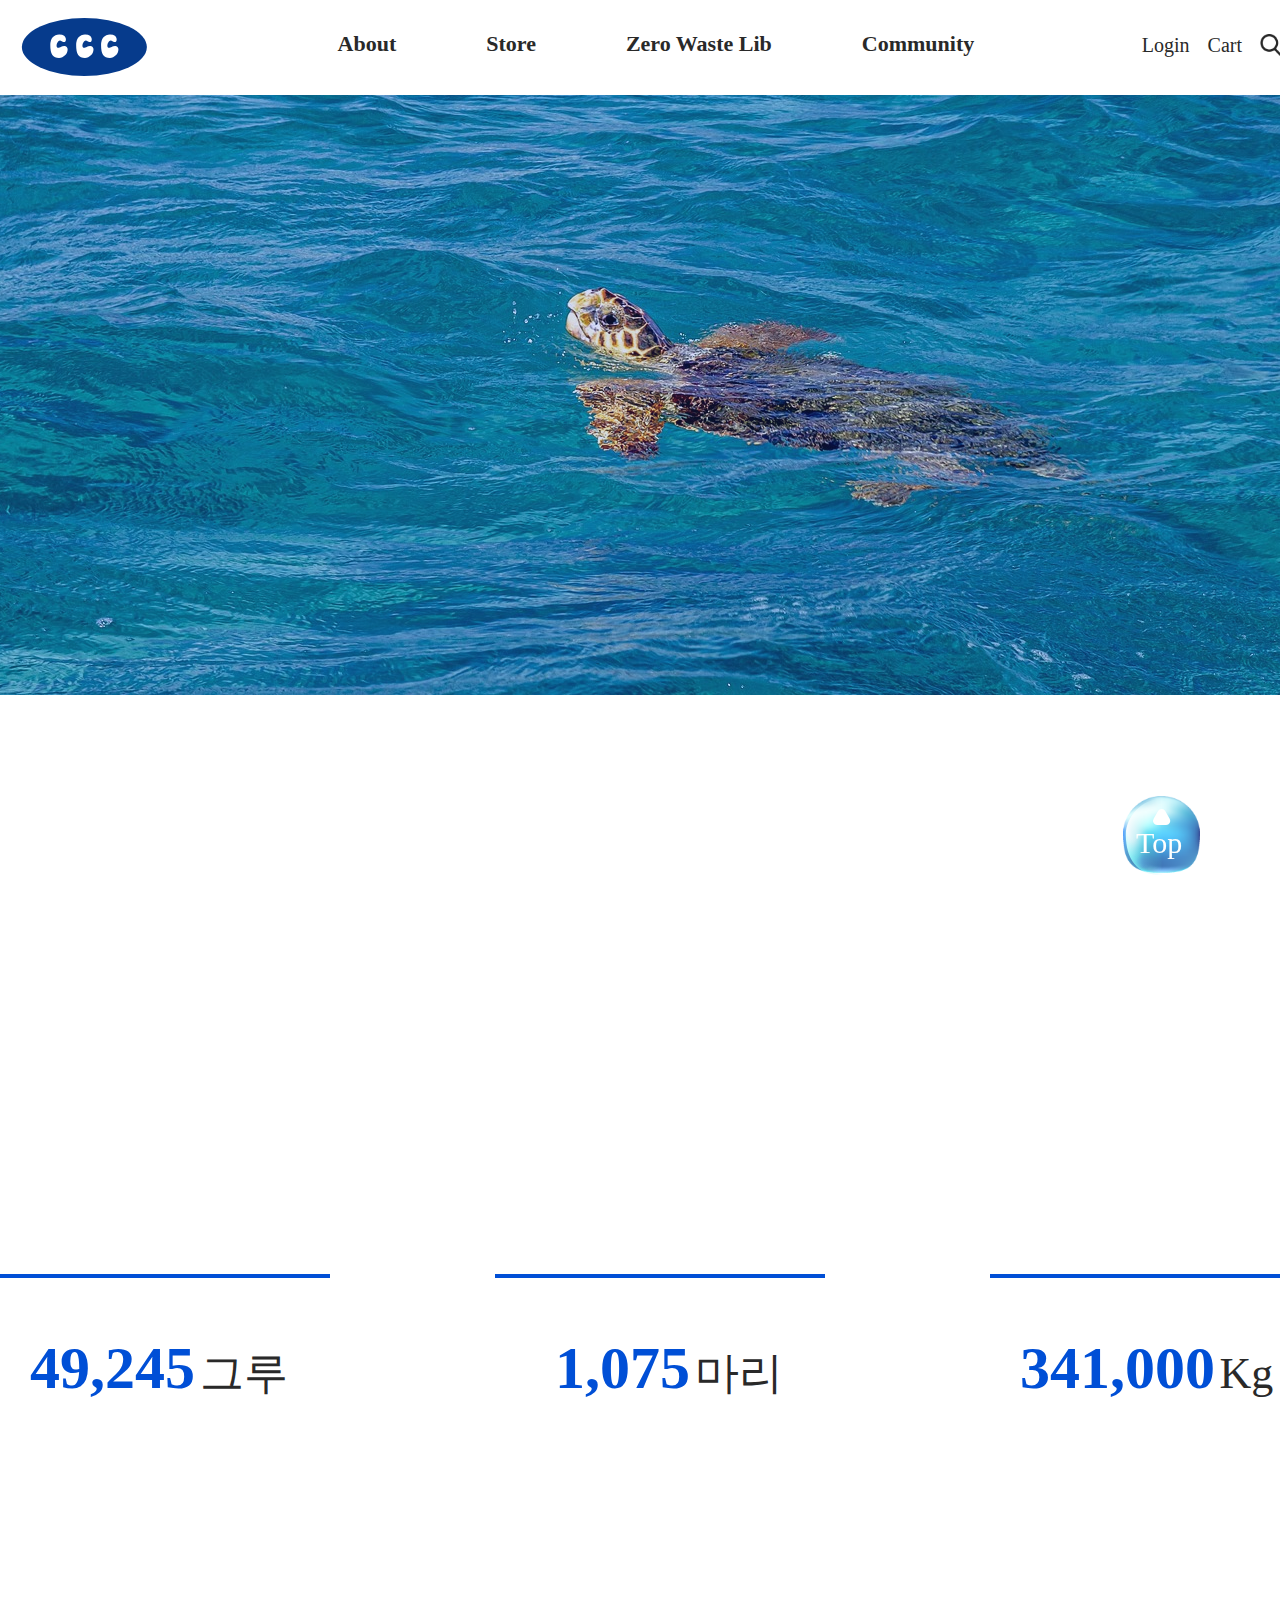
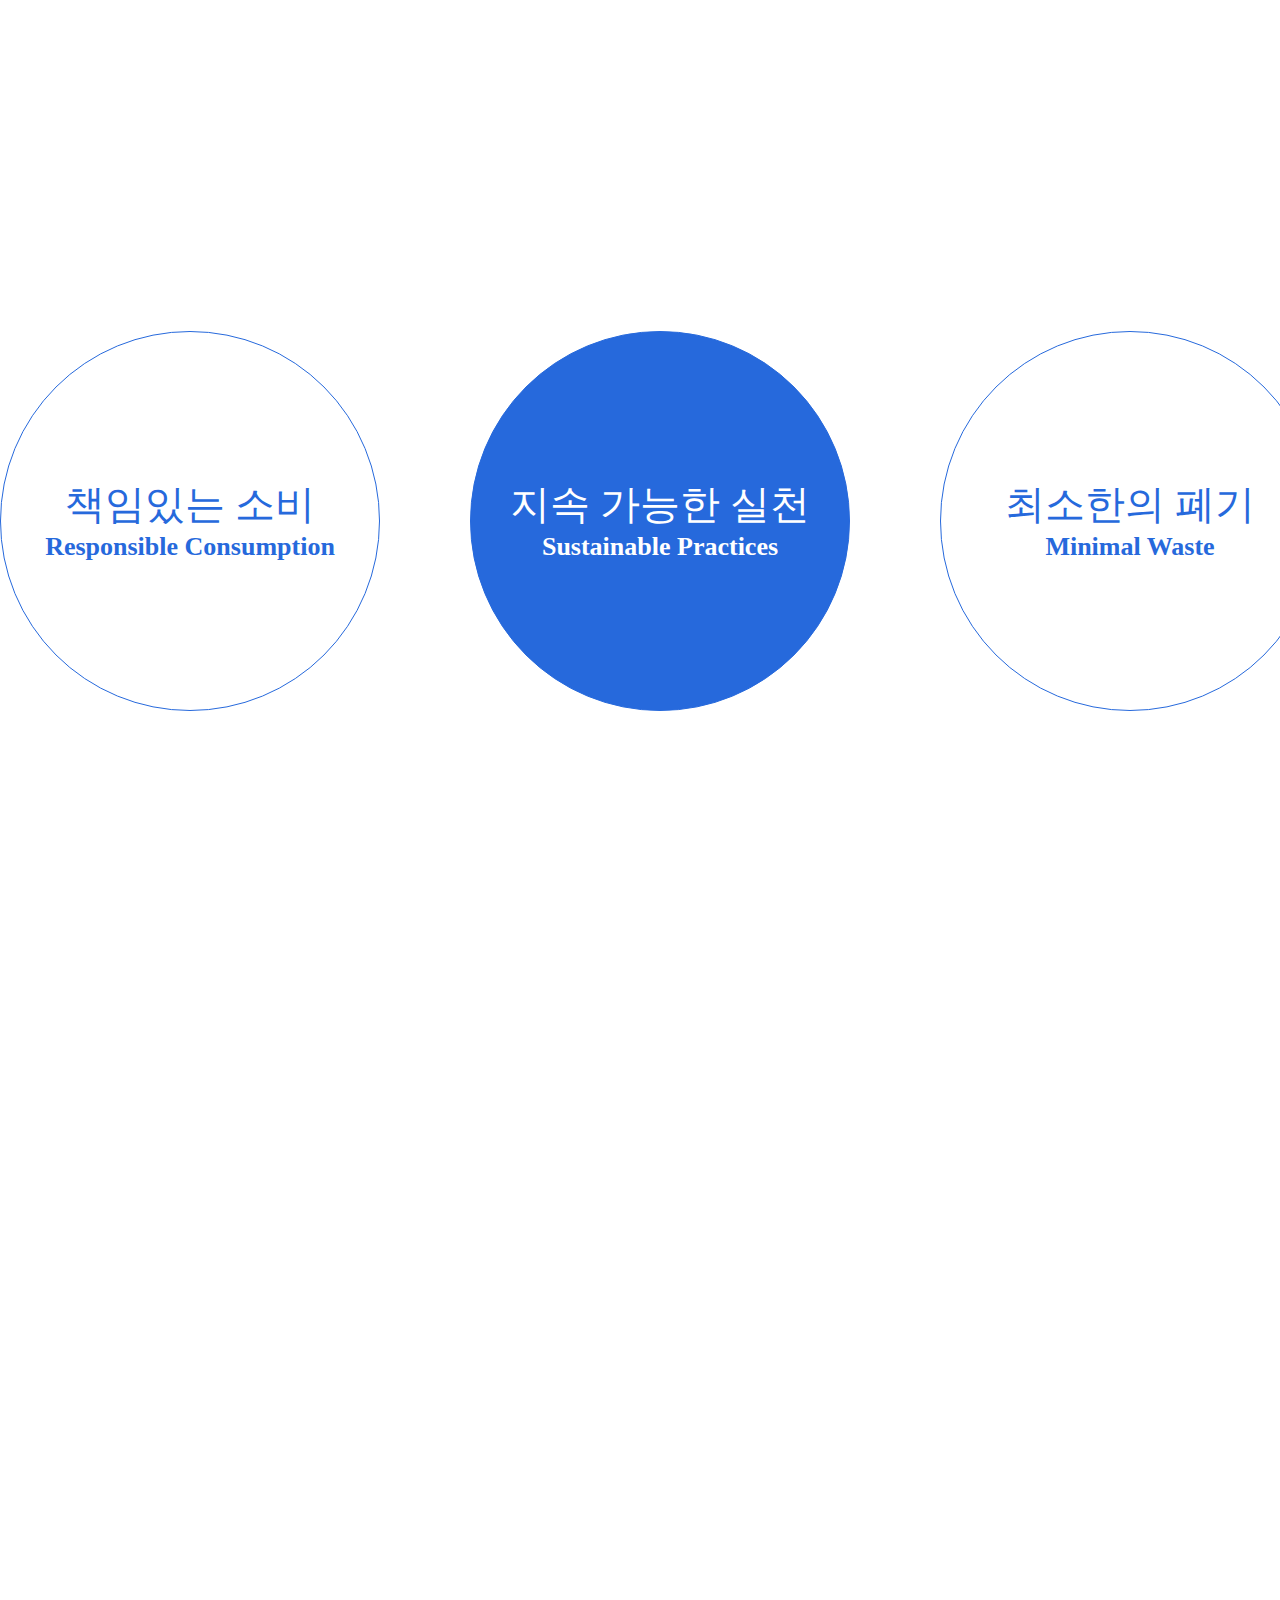
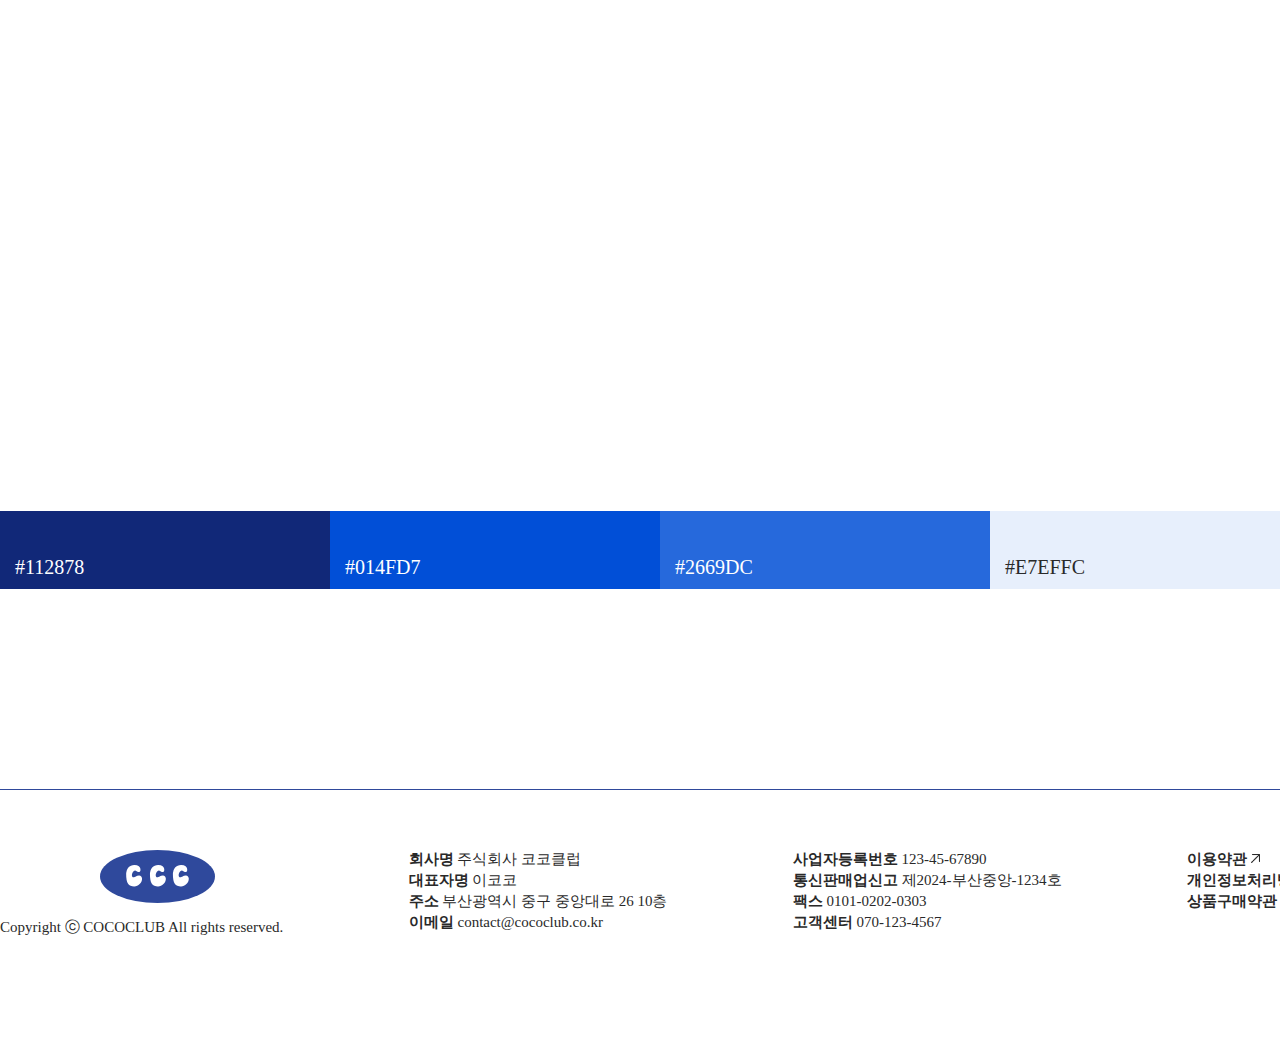
<file: sub2.html>
<!DOCTYPE html>
<html lang="ko">

<head>
    <meta charset="UTF-8">
    <meta name="viewport" content="width=1400">
    <title>COCOCLUB</title>
    <!-- favicon -->
    <link rel="shortcut icon" href="images/favi.svg" type="image/x-icon">
    <!-- webfont -->
    <link href="https://webfontworld.github.io/sunn/SUIT.css" rel="stylesheet">
    <!-- css -->
    <link rel="stylesheet" href="./css/sub2_style.css">
    <link rel="stylesheet" href="./css/swiper-bundle.min.css">
    <link href="https://unpkg.com/aos@2.3.1/dist/aos.css" rel="stylesheet">
    <link rel="stylesheet" href="https://wowjs.uk/css/libs/animate.css">
    <script src="https://wowjs.uk/dist/wow.min.js"></script>
    <script src="js/wow_script.js"></script>
</head>

<body>
    <div id="wrap">
        <div id="header">
            <div class="inner_header">
                <h1><a href="index.html"><img src="./images/header/headerlogobox.svg" alt="logo"></a></h1>
                <div class="nav">
                    <ul class="gnb">
                        <li><a href="sub2.html">About</a></li>
                        <li><a href="sub1.html">Store</a></li>
                        <li><a href="sub3.html">Zero Waste Lib</a></li>
                        <li><a href="sub5.html">Community</a></li>
                    </ul>
                </div>
                <ul class="header_link">
                    <li><a href="#">Login</a></li>
                    <li><a href="#">Cart</a></li>
                    <li><a href="#"><img src="./images/header/searchbar_icon.svg" alt="searchbar" id="toggle-img"></a>
                    </li>
                    <div id="content" class="hidden">
                        <form action="">
                            <input type="text" placeholder="Search">
                        </form>
                    </div>
                </ul>

            </div>
        </div>
        <!-- //header -->

        <div id="banner">
        </div>
        <!-- //banner -->

        <img src="./images/top_btn.svg" alt="topbtn" class="top_btn">

        <div id="aboutUs">
            <h2 data-aos="fade-up">About Us</h2>
                <p class="subTitle" data-aos="fade-up" data-aos-delay="150">함께 지키는 지속가능한 지구</p>
            <div class="textBox" data-aos="fade-up" data-aos-delay="150">
                <p>코코클럽은 자연과 인간의 지속가능한 내일을 위해 행동합니다.<br>지구와 생명을 지키기 위해 실천 가능한 친환경 솔루션을 제공합니다.<br>환경을 존중하는 모든 실천을 응원합니다. 완벽하지 않더라도 지속적인 노력으로 변화를 이끌어갑니다.<br>어제보다 더 밝은 오늘, 오늘보다 더 새로운 내일을 위해 코코클럽이 함께합니다.</p>
            </div>
            <ul>
                <li>
                    <span class="counter">49,245 </span>
                    <p class="measure">그루</p>
                    <p class="text" data-aos="fade-up" data-aos-delay="200">자원 순환을 통해 49,245그루의 소나무를 보호하였습니다. 이는 대규모 숲의 재조성을 지원하며 생태계를 복원하는 데 기여하고 있습니다.</p>
                </li>
                <li>
                    <span class="counter">1,075</span>
                    <p class="measure">마리</p>
                    <p class="text" data-aos="fade-up" data-aos-delay="400">자원 효율적인 방식으로 1,075마리의 소의 가죽을 절약했습니다. 이는 동물 자원의 보호와 함께, 자원 사용의 효율성을 높이고 있습니다.</p>
                </li>
                <li>
                    <span class="counter">341,000</span>
                    <p class="measure">Kg</p>
                    <p class="text" data-aos="fade-up" data-aos-delay="600">우리의 지속 가능한 프로젝트는 242,000kg에 달하는 탄소 배출을 절감하여, 지구 온난화 완화에 주요 역할을 합니다. 이는 대기 질 개선과 기후
                        변화 대응에 기여합니다.</p>
                </li>
            </ul>
        </div>
        <div id="brandValue">
                <h2 data-aos="fade-up" data-aos-delay="400">Brand Value</h2>
                <ul>

                    <li class="circle wow rollIn center
                    "data-wow-duration="0.6s">
                        <div class="circleText">
                            <p>책임있는 소비</p>
                            <span>Responsible Consumption</span>
                        </div>
                    </li>


                    <li class="circle circle2 wow rollIn center
                    "data-wow-duration="1.1s">
                        <div class="circleText">
                            <p>지속 가능한 실천</p>
                            <span>Sustainable Practices</span>
                        </div>
                    </li>


                    <li class="circle wow rollIn center
                    "data-wow-duration="1.9s">
                        <div class="circleText">
                            <p>최소한의 폐기</p>
                            <span>Minimal Waste</span>
                        </div>
                    </li>

                </ul>
        </div>
        <!-- //brnadValue -->

        <div id="brandIdentity">
                <h2 data-aos="fade-up" data-aos-delay="100">Brand Identity</h2>
                <p class="textCenter" data-aos="fade-up" data-aos-delay="200">co-(함께), economize(절약하다), club(클럽)의 합성어로 지구를 위해 함께 절약하자는 의미를 담고 있습니다.<br>공동의 노력을 통해  지속 가능한 변화를 추구하며 모든 사람들이 함께 참여하여 지구를 지키는 커뮤니티를 상징합니다.</p>
                <ul class="logoWrap" data-aos="fade-up" data-aos-delay="300">
                    <li>
                        <span>Logo Type</span>
                        <div class="box">
                            <img src="images/sub2_about/logotype.svg" alt="logotype">
                        </div>
                    </li>
                    <li>
                        <span>Symbol Type</span>
                        <div class="box">
                            <img src="images/sub2_about/symboltype.svg" alt="symboltype">
                        </div>
                    </li>
                </ul>
                <ul class="textWrap" data-aos="fade-left">
                    <li>
                        <img src="images/sub2_about/check.svg" alt="checkicon">
                        <p class="textBold1">지속성</p>
                        <p>자원 절약과 환경 보호를 최우선으로 여깁니다.<br>사용자의 환경 의식을 높이고, 지속 가능한 행동을 촉진하는 콘텐츠와 자원을 제공합니다.</p>
                    </li>
                    <li>
                        <img src="images/sub2_about/check.svg" alt="checkicon">
                        <p class="textBold">협력</p>
                        <p>사용자 간의 소통과 협력을 장려합니다.<br>함께 문제를 해결하고, 지속 가능한 미래를 만들어가는 데 기여하고자 합니다.</p>
                    </li>
                    <li>
                        <img src="images/sub2_about/check.svg" alt="checkicon">
                        <p class="textBold">신뢰</p>
                        <p>신뢰를 바탕으로 한 투명한 정보를 제공합니다.<br>사용자가 환경 문제와 지속가능한 솔루션에 대해 정확하고 신뢰할 수 있는 정보를 얻을 수 있도록 지원합니다.</p>
                    </li>
                </ul>
        </div>
        <!-- //BrandIdentity -->

        <div id="colorSystem">
            <h2 data-aos="fade-up">Color System</h2>
                <p class="textCenter" data-aos="fade-up" data-aos-delay="100">자연과 환경을 상징하며, 지속 가능한 미래를 지향함을 나타내고자 푸른 계열의 색상을 메인 컬러로 사용하였습니다.<br>푸른색은 평온함과 신뢰를 전달하는 동시에, 지구의 청정한 물과 하늘을 연상시켜 환경 보호와 자원 절약의 중요성을 강조합니다.<br>다양한 푸른색 톤은 깊이와 차별성을 부여하며, 사용자들에게 차분하고 신뢰감 있는 경험을 제공합니다.</p>
                <ul>
                    <li><p>#112878</p></li>
                    <li><p>#014FD7</p></li>
                    <li><p>#2669DC</p></li>
                    <li><p>#E7EFFC</p></li>
                </ul>
        </div>
        <!-- //colorSystem -->
        
        <footer id="footer">
            <div class="innerFooter">
                <div class="footer0">
                    <div class="footerLogo">
                        <img src="images/footer/footer_logo.svg" alt="footerlogo">
                    </div>
                    <p>Copyright ⓒ COCOCLUB All rights reserved.</p>
                </div>
                <div class="footer1">
                    <p><span>회사명</span> 주식회사 코코클럽</p>
                    <p><span>대표자명</span> 이코코</p>
                    <p><span>주소</span> 부산광역시 중구 중앙대로 26 10층</p>
                    <p><span>이메일</span> contact@cococlub.co.kr</p>
                </div>
                <div class="footer2">
                    <p><span>사업자등록번호</span> 123-45-67890</p>
                    <p><span>통신판매업신고</span> 제2024-부산중앙-1234호</p>
                    <p><span>팩스</span> 0101-0202-0303</p>
                    <p><span>고객센터</span> 070-123-4567</p>
                </div>
                <div class="footer3">
                    <p><span>이용약관</span><a href="javascript:return false;"><img src="images/footer/link_btn.png"
                                alt="footerlink"></a></p>
                    <p><span>개인정보처리방침</span><a href="javascript:return false;"><img src="images/footer/link_btn.png"
                                alt="footerlink"></a></p>
                    <p><span>상품구매약관</span><a href="javascript:return false;"><img src="images/footer/link_btn.png"
                                alt="footerlink"></a></p>
                </div>
            </div>
        </footer>
    </div>
    <!-- //wrap -->


    <!-- JQ오픈소스 -->
    <script src="./js/jquery-3.7.1.min.js"></script>
    <!-- JQ제어코드 -->
    <script>
        $('.top_btn').click(function () {
            $('body,html').animate({
                scrollTop: 0
            }, 500)
        });
    </script>

    <!-- submenu 전체 -->
    <script>
        $(".submenu").hide();
        $(".gnb li a").mouseenter(function () {
            $(".submenu").stop().slideDown()
        });
        $(".nav").mouseleave(function () {
            $(".submenu").stop().slideUp()
        });
    </script>

    <!-- searchbar -->
    <script>
        $("#toggle-img").click(function () {
            $("#content").toggle();
        });
    </script>

    <!-- <script>
        document.addEventListener('DOMContentLoaded', () => {
            const toggleText = document.getElementById('toggle-img');
            const content = document.getElementById('content');

            // 클릭 이벤트 핸들러
            toggleText.addEventListener('click', (event) => {
                event.stopPropagation(); // 이벤트 버블링 방지
                content.classList.toggle('hidden');
            });

            // 문서 전체 클릭 이벤트 핸들러
            document.addEventListener('click', () => {
                if (!content.classList.contains('hidden')) {
                    content.classList.add('hidden');
                }
            });

            // 내용 부분 클릭 시 클릭 이벤트 방지
            content.addEventListener('click', (event) => {
                event.stopPropagation(); // 이벤트 버블링 방지
            });
        });
    </script> -->

    <!-- count -->
    <script src="js/jquery-latest.min.js"></script>
    <script src="js/waypoints.min.js"></script>
    <script src="js/jquery.counterup.min.js"></script>
    <script>
        jQuery(document).ready(function ($) {
            $('.counter').counterUp({
                delay: 10,
                time: 1000
            });
        });
    </script>

        <!-- AOS js -->
        <script src="https://unpkg.com/aos@2.3.1/dist/aos.js"></script>
        <script>
            AOS.init();
        </script>
</body>


</html>
</file>
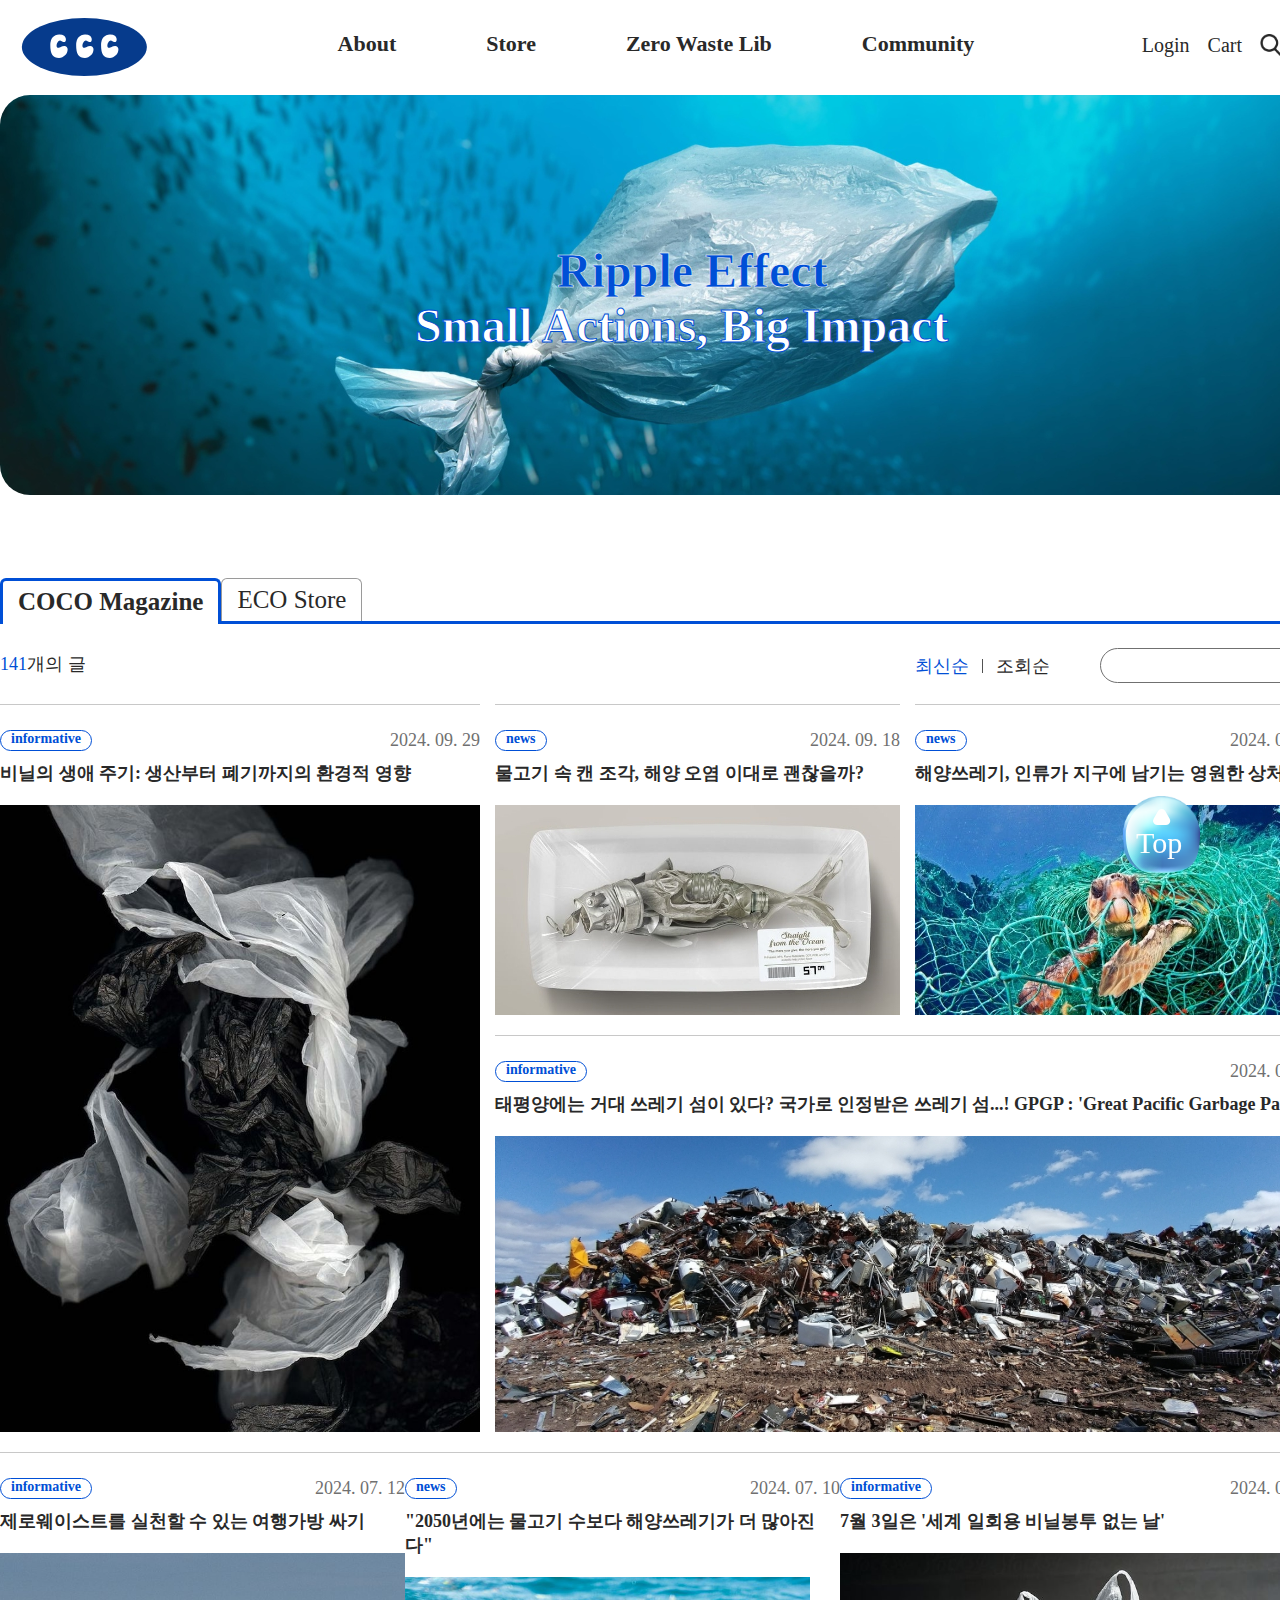
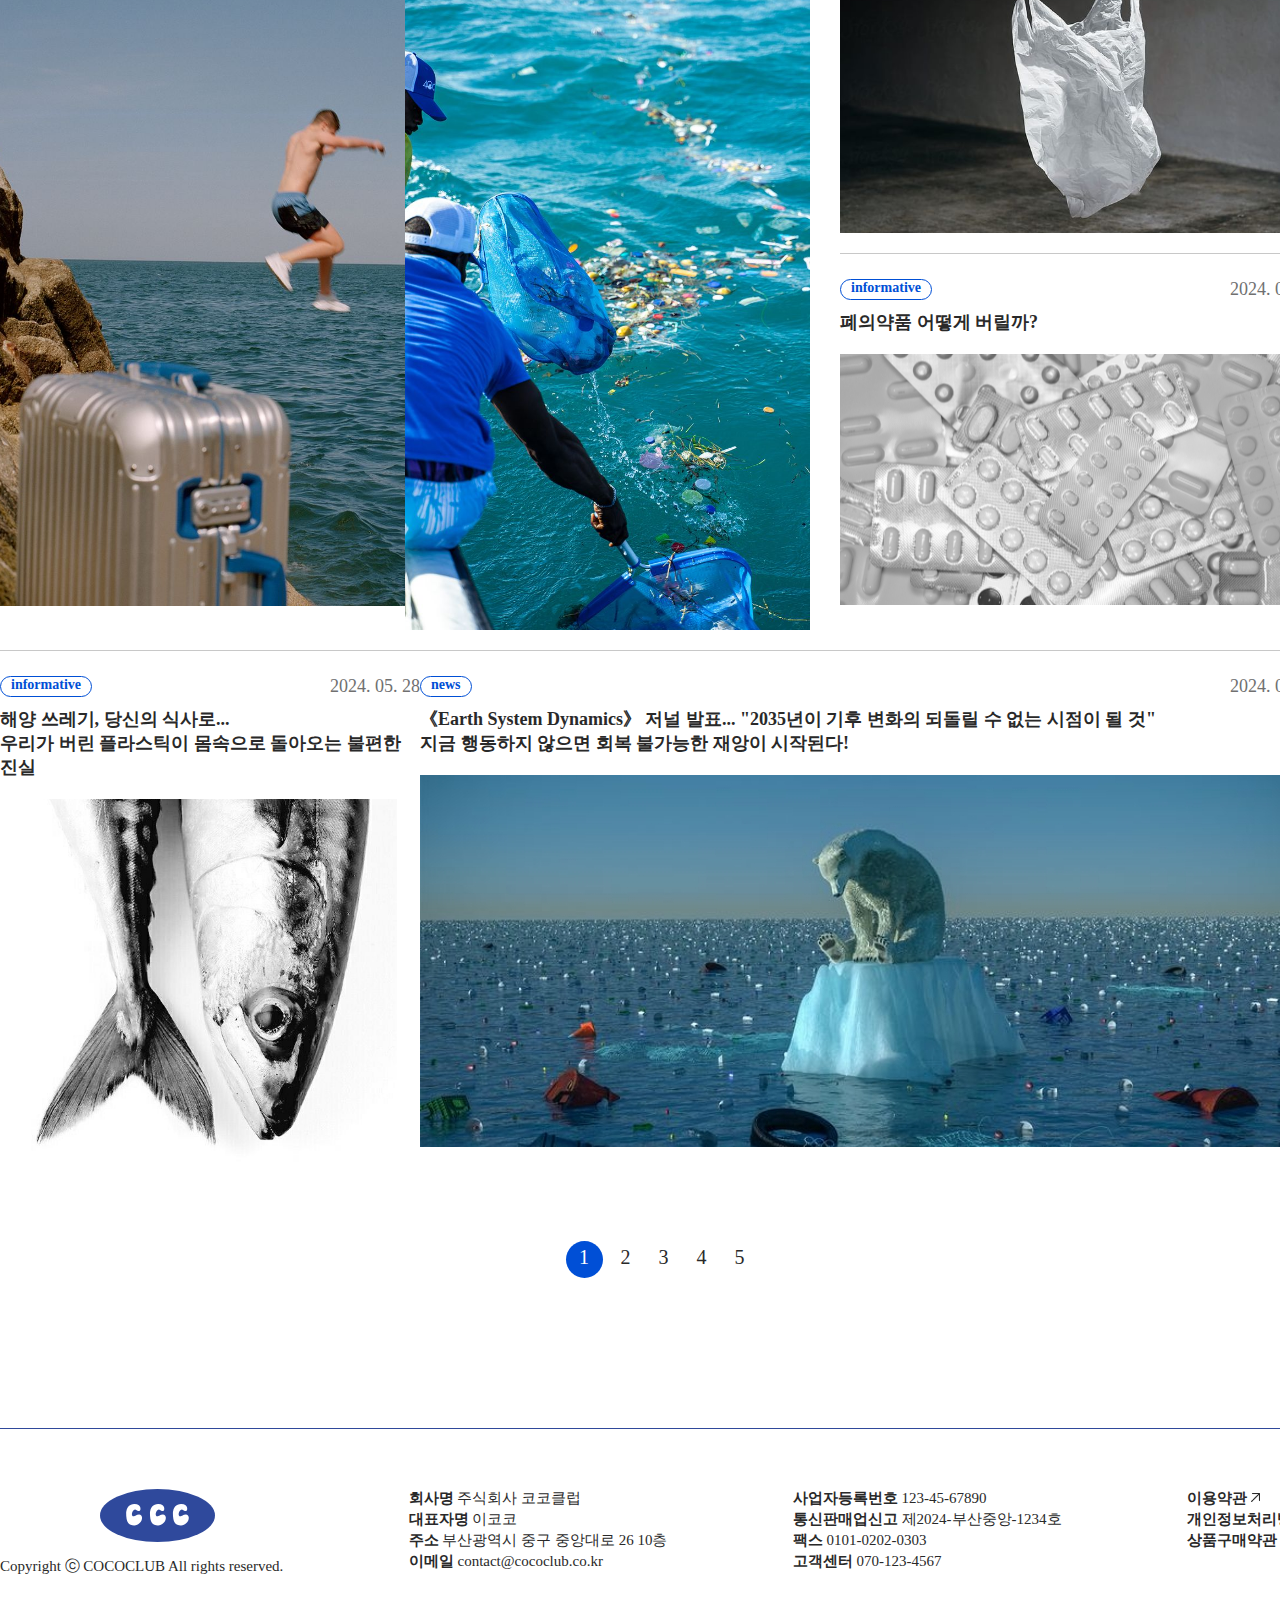
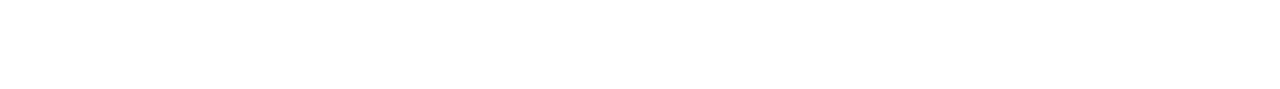
<file: sub3.html>
<!DOCTYPE html>
<html lang="ko">

<head>
    <meta charset="UTF-8">
    <meta name="viewport" content="width=1400">
    <title>COCOCLUB</title>
    <!-- favicon -->
    <link rel="shortcut icon" href="images/favi.svg" type="image/x-icon">
    <!-- webfont -->
    <link href="https://webfontworld.github.io/sunn/SUIT.css" rel="stylesheet">
    <!-- css -->
    <link rel="stylesheet" href="./css/sub3_style.css">
    <link rel="stylesheet" href="./css/swiper-bundle.min.css">
</head>

<body>
    <div id="wrap">
        <div id="header">
            <div class="inner_header">
                <h1><a href="index.html"><img src="./images/header/headerlogobox.svg" alt="logo"></a></h1>
                <div class="nav">
                    <ul class="gnb">
                        <li><a href="sub2.html">About</a></li>
                        <li><a href="sub1.html">Store</a></li>
                        <li><a href="sub3.html">Zero Waste Lib</a></li>
                        <li><a href="sub5.html">Community</a></li>
                    </ul>
                </div>
                <ul class="header_link">
                    <li><a href="#">Login</a></li>
                    <li><a href="#">Cart</a></li>
                    <li><a href="#"><img src="./images/header/searchbar_icon.svg" alt="searchbar" id="toggle-img"></a>
                    </li>
                    <div id="content" class="hidden">
                        <form action="">
                            <input type="text" placeholder="Search">
                        </form>
                    </div>
                </ul>

            </div>
        </div>
        <!-- //header -->


        <img src="./images/top_btn.svg" alt="topbtn" class="top_btn">
        <!-- //topBtn -->

        <div id="banner">
            <img src="images/sub3_cocomagazine/banner.svg" alt="">
        </div>
        <!-- //banner -->

        <div id="container">
            <ul class="tab">
                <li><a href="sub3.html">COCO Magazine</a></li>
                <li><a href="sub4.html">ECO Store</a>
                </li>
            </ul>
            <div class="topsection">
                <p class="topLetter"><span>141</span>개의 글</p>
                <div class="topSearch">
                    <p><a href="javascript:return false;">최신순</a></p>
                    <p class="line"><a href="javascript:return false;">조회순</a></p>
                    <div class="itemSearch">
                        <form action="">
                            <input type="text" placeholder="">
                            <img src="images/sub3_cocomagazine/searchicon.svg" alt="itemSearchBar">
                        </form>
                    </div>
                </div>
            </div>

            <div class="first">
                <div class="firstLeft">
                    <ul class="magazine">
                        <li class="date">
                            <ul>
                                <li>informative</li>
                                <li>2024. 09. 29</li>
                            </ul>
                        </li>
                        <li><a href="javascript:return false;">비닐의 생애 주기: 생산부터 폐기까지의 환경적 영향</a></li>
                        <li>
                            <div class="imgWrap">
                                <img src="images/sub3_cocomagazine/magazine1.png" alt="magazine1">
                            </div>

                        </li>
                    </ul>
                </div>
                <div class="firstRight">
                    <div class="firstRight-1">
                        <ul class="magazine">
                            <li class="date">
                                <ul>
                                    <li>news</li>
                                    <li>2024. 09. 18</li>
                                </ul>
                            </li>
                            <li><a href="javascript:return false;">물고기 속 캔 조각, 해양 오염 이대로 괜찮을까?</a></li>
                            <li>
                                <div class="imgWrap">
                                    <img src="images/sub3_cocomagazine/magazine2.jpg" alt="">
                                </div>
                                </li>
                        </ul>
                        <ul class="magazine">
                            <li class="date">
                                <ul>
                                    <li>news</li>
                                    <li>2024. 09. 12</li>
                                </ul>
                            </li>
                            <li><a href="javascript:return false;">해양쓰레기, 인류가 지구에 남기는 영원한 상처</a></li>
                            <li>
                                <div class="imgWrap">
                                    <img src="images/sub3_cocomagazine/magazine3.jpg" alt="">
                                </div>
                            </li>
                        </ul>
                    </div>
                    <ul class="magazine">
                        <li class="date">
                            <ul>
                                <li>informative</li>
                                <li>2024. 08. 28</li>
                            </ul>
                        </li>
                        <li><a href="javascript:return false;">태평양에는 거대 쓰레기 섬이 있다? 국가로 인정받은 쓰레기 섬...! GPGP : 'Great Pacific Garbage Patch'</a></li>
                        <li>
                            <div class="imgWrap">
                                <img src="images/sub3_cocomagazine/magazine4.jpg" alt="">
                            </div>
                        </li>
                    </ul>
                </div>
            </div>

            <div class="second">
                <ul class="magazine">
                    <li class="date">
                        <ul>
                            <li>informative</li>
                            <li>2024. 07. 12</li>
                        </ul>
                    </li>
                    <li><a href="javascript:return false;">제로웨이스트를 실천할 수 있는 여행가방 싸기</a></li>
                    <li>
                        <div class="imgWrap">
                            <img src="images/sub3_cocomagazine/magazine5.png" alt="">
                        </div>
                    </li>
                </ul>
                <ul class="magazine">
                    <li class="date">
                        <ul>
                            <li>news</li>
                            <li>2024. 07. 10</li>
                        </ul>
                    </li>
                    <li><a href="javascript:return false;">"2050년에는 물고기 수보다 해양쓰레기가 더 많아진다"</a></li>
                    <li>
                        <div class="imgWrap">
                            <img src="images/sub3_cocomagazine/magazine6.png" alt="">
                        </div>
                    </li>
                </ul>
                <div class="second-2">
                    <ul class="magazine">
                        <li class="date">
                            <ul>
                                <li>informative</li>
                                <li>2024. 06. 22</li>
                            </ul>
                        </li>
                        <li><a href="javascript:return false;">7월 3일은 '세계 일회용 비닐봉투 없는 날'</a></li>
                        <li>
                            <div class="imgWrap">
                                <img src="images/sub3_cocomagazine/magazine7.png" alt="">
                            </div>
                        </li>
                    </ul>
                    <ul class="magazine">
                        <li class="date">
                            <ul>
                                <li>informative</li>
                                <li>2024. 06. 07</li>
                            </ul>
                        </li>
                        <li><a href="javascript:return false;">폐의약품 어떻게 버릴까?</a></li>
                        <li>
                            <div class="imgWrap">
                                <img src="images/sub3_cocomagazine/magazine8.jpg" alt="">
                            </div>
                        </li>
                    </ul>
                </div>
            </div>
            <div class="third">
                <ul class="magazine">
                    <li class="date">
                        <ul>
                            <li>informative</li>
                            <li>2024. 05. 28</li>
                        </ul>
                    </li>
                    <li><a href="javascript:return false;">해양 쓰레기, 당신의 식사로...<br>우리가 버린 플라스틱이 몸속으로 돌아오는 불편한 진실</a></li>
                    <li>
                        <div class="imgWrap">
                            <img src="images/sub3_cocomagazine/magazine9.png" alt="">
                        </div>
                    </li>
                </ul>
                <ul class="magazine">
                    <li class="date">
                        <ul>
                            <li>news</li>
                            <li>2024. 05. 15</li>
                        </ul>
                    </li>
                    <li><a href="javascript:return false;">《Earth System Dynamics》 저널 발표... "2035년이 기후 변화의 되돌릴 수 없는 시점이 될 것"<br>지금 행동하지 않으면 회복 불가능한 재앙이 시작된다!</a></li>
                    <li>
                        <div class="imgWrap">
                            <img src="images/sub3_cocomagazine/magazine10.jpg" alt="">
                        </div>
                    </li>
                </ul>
            </div>
            <div class="pagination">
                <span class="currentpage">1</span>
                <span>2</span>
                <span>3</span>
                <span>4</span>
                <span>5</span>
            </div>
        </div>

        <footer id="footer">
            <div class="innerFooter">
                <div class="footer0">
                    <div class="footerLogo">
                        <img src="images/footer/footer_logo.svg" alt="footerlogo">
                    </div>
                    <p>Copyright ⓒ COCOCLUB All rights reserved.</p>
                </div>
                <div class="footer1">
                    <p><span>회사명</span> 주식회사 코코클럽</p>
                    <p><span>대표자명</span> 이코코</p>
                    <p><span>주소</span> 부산광역시 중구 중앙대로 26 10층</p>
                    <p><span>이메일</span> contact@cococlub.co.kr</p>
                </div>
                <div class="footer2">
                    <p><span>사업자등록번호</span> 123-45-67890</p>
                    <p><span>통신판매업신고</span> 제2024-부산중앙-1234호</p>
                    <p><span>팩스</span> 0101-0202-0303</p>
                    <p><span>고객센터</span> 070-123-4567</p>
                </div>
                <div class="footer3">
                    <p><span>이용약관</span><a href="javascript:return false;"><img src="images/footer/link_btn.png"
                                alt="footerlink"></a></p>
                    <p><span>개인정보처리방침</span><a href="javascript:return false;"><img src="images/footer/link_btn.png"
                                alt="footerlink"></a></p>
                    <p><span>상품구매약관</span><a href="javascript:return false;"><img src="images/footer/link_btn.png"
                                alt="footerlink"></a></p>
                </div>
            </div>
        </footer>
    </div>
    <!-- //wrap -->

    <!-- JQ오픈소스 -->
    <script src="./js/jquery-3.7.1.min.js"></script>
    <!-- JQ제어코드 -->
    <script>
        $('.top_btn').click(function () {
            $('body,html').animate({
                scrollTop: 0
            }, 500)
        });
    </script>

    <!-- submenu 전체 -->
    <script>
        $(".submenu").hide();
        $(".gnb li a").mouseenter(function () {
            $(".submenu").stop().slideDown()
        });
        $(".nav").mouseleave(function () {
            $(".submenu").stop().slideUp()
        });
    </script>
</body>

</html>
</file>
<file: css/sub2_style.css>
html, body, div, span, iframe, h1, h2, h3, h4, h5, h6, p, blockquote, pre, a, em, img, small, strong, b, dl, dt, dd, ol, ul, li, fieldset, form, label, legend, table, caption, tr, th, td, article, aside, footer, header, nav, section, summary, video{
    margin: 0;
    padding: 0;
}
a{
    text-decoration: none;
    color: inherit;
}
ul,ol{
    list-style: none;
}
html{
    font-size: 18px;
}
body{
    font-family: 'SUIT';
    font-size: 18px;
    /* line-height: 1.2rem; */
    color: #292929;
}
#wrap{
    min-width: 1320px;
}

/*  */
.top_btn{
    position: fixed;
    right: 80px;
    bottom: 25px;
    z-index: 9;
    cursor: pointer;
}
/*  */

/* header */
#header{
    height: 95px;
    background-color: #fff;
}
#header .inner_header{
    width: 1320px;
    margin: 0 auto;
    display: flex;
    justify-content: space-between;
    align-items: center;
    height: 95px;
    /* position: relative; */
}
h1{
    height: 95px;
    align-items: center;
}
.gnb{
    display: flex;
}
.gnb li a{
    display: block;
    margin: 30px 45px 0 45px;
    padding-bottom: 38px;
    font-size: 22px;
    font-weight: 900;
    color: #292929;
    /* background-color: #ce6565; */
}
.gnb li a:hover{
    color: #2f499b;
}

.header_link{
    display: flex;
    margin-right: 20px;
    font-size: 20px;
    font-weight: bold;
    position: relative;
}
.header_link li a{
    margin-right: 18px;
    font-weight: 500;
}

/* searchbar */
#content{
    width: 180px;
    position: absolute;
    right: 55px;
    top: center;
    z-index: 9;
    display: none;
}
#content input{
    display: block;
    width: 100%;
    border: none;
    outline: none;
    font-size: 20px;
    color: #292929;
    background-color: #fff;
    border-bottom: 2px solid #333;
    padding-bottom: 2px;
}
#content input::placeholder{
    color: #444444;
}

/* banner */
#banner{
    background: url(../images/sub2_about/bannerbg.png) no-repeat center;
    height: 600px;
}

h2{
    font-size: 50px;
    font-weight: 800;
    text-align: center;
}

/* aboutUs */
#aboutUs{
    width: 1320px;
    margin: 150px auto;
}
#aboutUs .subTitle{
    font-size: 33px;
    font-weight: 500;
    text-align: center;
    padding: 110px 0 20px 0;
}
#aboutUs .textBox{
    text-align: center;
}
#aboutUs ul{
    display: flex;
    justify-content: space-between;
    margin: 100px 0 150px 0;
}
#aboutUs ul li{
    width: 330px;
    height: 4px;
    background-color: #004FD6;
    margin-bottom: 150px;
}
#aboutUs .measure{
    display: inline-block;
    font-size: 44px;
    font-weight: 400;
}
#aboutUs .text{
    margin-bottom: 150px;
}
/* count */
#aboutUs span {
    font-size: 60px;
    font-weight: 800;
    color: #004FD6;
    text-align: center;
    display: inline-block;
    padding: 60px 0 60px 30px; 
}
#aboutUs ul li:nth-child(2) span{
    padding-left: 60px;
}

/* brandValue */
#brandValue{
    width: 1320px;
    margin: 0 auto;
    padding: 150px 0 100px 0;
}
#brandValue h2{
    padding-bottom: 145px; 
}
#brandValue ul{
    display: flex;
    justify-content: space-between;
}
#brandValue .circle{
    width: 380px;
    height: 380px;
    border: 1px solid #2669DC;
    background-color: #fff;
    border-radius: 50%;
    overflow: hidden;
    box-sizing: border-box;
}
#brandValue .circle p{
    font-size: 40px;
    color: #2669DC;
}
#brandValue .circle2{
    background-color: #2669DC;
}
#brandValue .circle2 p{
    color: #fff;
}
#brandValue .circle2 span{
    color: #fff;
}

#brandValue span{
    font-size: 26px;
    font-weight: 700;
    padding-top: 10px;
    color: #2669DC;
}
#brandValue .circleText{
    text-align: center;
    padding-top: 145px;
    
}
.box4 p{
    text-align: center;
    font-weight: 900;
    color: #ffffff;
    text-shadow: 0px 0px 40px rgba(0,0,0,0.1);
}

/* brandIdentity */
#brandIdentity{
    width: 1000px;
    margin: 0 auto;
    padding: 100px 0 200px 0;
}
#brandIdentity .textCenter{
    text-align: center;
    padding: 35px 0;
    font-size: 22px;
}
#brandIdentity .logoWrap{
    display: flex;
    justify-content: space-between;
    padding-bottom: 60px;
}
#brandIdentity .logoWrap li{
    position: relative;
}
#brandIdentity .logoWrap img{
    position: absolute;
    left: 50%;
    top: 50%;
    transform: translate(-50%, -40%);
}
#brandIdentity .logoWrap .box{
    width: 460px;
    height: 180px;
    border: 0.5px solid #707070;
    margin-top: 6px;
}
#brandIdentity .textWrap li{
    height: 50px;
    display: flex;
    align-items: center;
    padding-bottom: 20px;
}
#brandIdentity .textWrap p{
    display: inline-block;
    font-size: 20px;
}
#brandIdentity .textWrap .textBold{
    font-size: 30px;
    font-weight: 600;
    padding: 0 40px 0 30px;
}
#brandIdentity .textWrap .textBold1{
    font-size: 30px;
    font-weight: 600;
    padding: 0 25px 0 20px;
}

/* colorSystem */
#colorSystem{
    width: 1320px;
    margin: 0 auto;
}
#colorSystem .textCenter{
    text-align: center;
    font-size: 22px;
    padding: 35px 0 90px 0;
}
#colorSystem ul{
    display: flex;
    padding-bottom: 200px;
}
#colorSystem ul li{
    width: 330px;
    height: 78px;
}
#colorSystem ul li p{
    display: inline-block;
    padding: 45px 0 0 15px;
    color: #fff;
    font-size: 20px;
}
#colorSystem ul li:nth-child(1){
    background-color: #112878;
}
#colorSystem ul li:nth-child(2){
    background-color: #014FD7;
}
#colorSystem ul li:nth-child(3){
    background-color: #2669DC;
}
#colorSystem ul li:nth-child(4){
    background-color: #E7EFFC;
}
#colorSystem ul li:nth-child(4) p{
    color: #292929;
}
/* footer */
#footer{
    height: 260px;
    background-color: #fff;
    border-top: 1px solid #2f499b;
    font-size: 15px;
}
#footer .innerFooter{
    width: 1320px;
    margin: 0 auto;
    display: flex;
    justify-content: space-between;
    padding-top: 60px;
}
#footer span{
    font-weight: 600;
}
#footer p{
    padding-bottom: 2px;
}
#footer .footerLogo img{
    padding: 0 0 11px 100px; 
}
.footer3 img{
    padding: 0 0 1px 4px;
}
</file>
<file: css/sub3_style.css>
html, body, div, span, iframe, h1, h2, h3, h4, h5, h6, p, blockquote, pre, a, em, img, small, strong, b, dl, dt, dd, ol, ul, li, fieldset, form, label, legend, table, caption, tr, th, td, article, aside, footer, header, nav, section, summary, video{
    margin: 0;
    padding: 0;
}
a{
    text-decoration: none;
    color: inherit;
}
ul,ol{
    list-style: none;
}
html{
    font-size: 18px;
}
body{
    font-family: 'SUIT';
    font-size: 18px;
    /* line-height: 1.2rem; */
    color: #292929;
}
#wrap{
    min-width: 1320px;
}
/*  */
.top_btn{
    position: fixed;
    right: 80px;
    bottom: 25px;
    z-index: 9;
    cursor: pointer;
}
/*  */

/* header */
#header{
    height: 95px;
    background-color: #fff;
}
#header .inner_header{
    width: 1320px;
    margin: 0 auto;
    display: flex;
    justify-content: space-between;
    align-items: center;
    height: 95px;
    /* position: relative; */
}
h1{
    height: 95px;
    align-items: center;
}
.gnb{
    display: flex;
}
.gnb li a{
    display: block;
    margin: 30px 45px 0 45px;
    padding-bottom: 38px;
    font-size: 22px;
    font-weight: 900;
    color: #292929;
    /* background-color: #ce6565; */
}
.gnb li a:hover{
    color: #2f499b;
}

.header_link{
    display: flex;
    margin-right: 20px;
    font-size: 20px;
    font-weight: bold;
    position: relative;
}
.header_link li a{
    margin-right: 18px;
    font-weight: 500;
}
/* header-searchbar */
#content{
    width: 180px;
    position: absolute;
    right: 55px;
    top: center;
    z-index: 9;
    display: none;
}
#content input{
    display: block;
    width: 100%;
    border: none;
    outline: none;
    font-size: 20px;
    color: #292929;
    background-color: #fff;
    border-bottom: 2px solid #333;
    padding-bottom: 2px;
}
#content input::placeholder{
    color: #444444;
}

/* banner */
#banner{
    width: 1320px;
    height: 400px;
    margin: 0 auto;
    background-color: #E7EFFC;
    margin-bottom: 80px;
    border-radius: 50px;
}

/* container */
#container{
    width: 1320px;
    margin: 0 auto;
    position: relative;
}
#container .tab{
    display: flex;
    border-bottom: 3px solid #004FD6; 
    font-size: 25px;
}
/* #container .tab li{
    padding: 7px 5px;
} */
#container> .tab> li> a{
    padding: 7px 15px;
    display: block;
}
#container .tab li:nth-child(1){
    font-weight: 700;
    border: 3px solid #004FD6;
    border-radius: 6px 6px 0 0;
    border-bottom: #fff;
    position: relative;
    top: 3px;
    background-color: #fff;
}
#container .tab li:nth-child(2){
    padding-top: 3px;
}
#container .tab li:nth-child(2) a{
    border: 1px solid #9a9a9a;
    border-radius: 6px 6px 0 0;
    border-bottom: none;
    position: relative;
    top: 0;
}
/* #container .topsection{
    height: 80px;
} */
.topLetter{
    display: flex;
    align-items: cetner;
    height: 80px;
    font-weight: 500;
}
.topLetter span{
    color: #004FD6;
}
#container .topsection p{
    display: flex;
    align-items: center;
    /* cursor: pointer; */
}
#container .topSearch{
    display: flex;
    position: absolute;
    top: 73px;
    right: 0;
}
#container .topSearch p:nth-child(1){
    color: #004FD6;
    font-weight: 500;
}
#container .topSearch p:hover{
    color: #004FD6;
    font-weight: 500;
}
#container .line:before{
    content: "";
    display: inline-block;
    width: 1.5px;
    height: 14px;
    background-color: #525252;
    margin: 0 13px;
    /* vertical-align: 0px; */
}
#container .itemSearch{
    width: 220px;
    /* height: 35px; */
    position: relative;
    margin-left: 50px;
    
}
#container .itemSearch input{
    display: inline-block;
    width: 100%;
    outline: none;
    font-size: 20px;
    color: #292929;
    border: 1px solid #707070;
    background-color: #fff; 
    border-radius: 100px;
    padding: 5px 25px;
    box-sizing: border-box;
}
#container .itemSearch input::placeholder{
    color: #7c7c7c;
}
#container .itemSearch img{
    position: absolute;
    top: 9px;
    right: 17px;
}

/* container-first */
#container .first{
    display: flex;
    justify-content: space-between;
}
#container .firstLeft{
    width: 480px;
    /* border-top: 1px solid #c8c8c8; */
}

#container .magazine{
    border-top: 1px solid #c8c8c8;
}
#container .magazine .imgWrap{
    overflow: hidden;
    /* height: 200px; */
    /* margin-bottom: 20px; */
    position: relative;
}
#container .magazine .imgWrap img{
    transform: scale(1);
    /* display: block; */
    transition: transform 0.5s;
}
#container .magazine .imgWrap img:hover{
    transform: scale(1.15);
}



#container .magazine> li:nth-child(2){
    font-weight: 700;
}
#container .magazine> li:nth-child(2) a:hover{
    text-decoration: underline;
    text-decoration-color: #004FD6;
}
#container .magazine> li:nth-child(3){
    padding: 20px 0;
}
#container .magazine> li:nth-child(3) img{
    display: block;
}
#container .date{
    padding-top: 25px;
}
#container .date ul{
    display: flex;
    justify-content: space-between;
    padding-bottom: 10px;
}
#container .date li:nth-child(1){
    border: 1px solid #004FD6;
    border-radius: 100px;
    padding: 0 10px;
    color: #004FD6;
    font-size: 14px;
    font-weight: 600;
}
#container .date li:nth-child(2){
    color: #707070;
}

#container .firstRight{
    width: 825px;
}
.firstRight-1{
    display: flex;
    justify-content: space-between;
}

/* container-second */
#container .second{
    display: flex;
    justify-content: space-between;
}

#container .third{
    display: flex;
    justify-content: space-between;
}

.pagination{
    display: flex;
    justify-content: center;
    /* text-align: center; */
    margin: 50px 0 150px 0;
}
.pagination span{
    margin: 0 4px;
    cursor: pointer;
    font-size: 20px;
    padding: 5px 10px;
}
.pagination span:nth-child(1){
    padding: 5px;
}
.pagination .currentpage{
    display: inline-block;
    background-color: #004FD6;
    color: white;
    width: 27px;
    height: 27px;
    /* line-height: 30px; */
    text-align: center;
    border-radius: 50%;
}
.pagination span:hover{
    color: #004FD6;
}
.pagination span:nth-child(1):hover{
    color: #fff;
}


/* footer */
#footer{
    height: 260px;
    background-color: #fff;
    border-top: 1px solid #2f499b;
    font-size: 15px;
}
#footer .innerFooter{
    width: 1320px;
    margin: 0 auto;
    display: flex;
    justify-content: space-between;
    padding-top: 60px;
}
#footer span{
    font-weight: 600;
}
#footer p{
    padding-bottom: 2px;
}
#footer .footerLogo img{
    padding: 0 0 11px 100px; 
}
.footer3 img{
    padding: 0 0 1px 4px;
}
</file>
